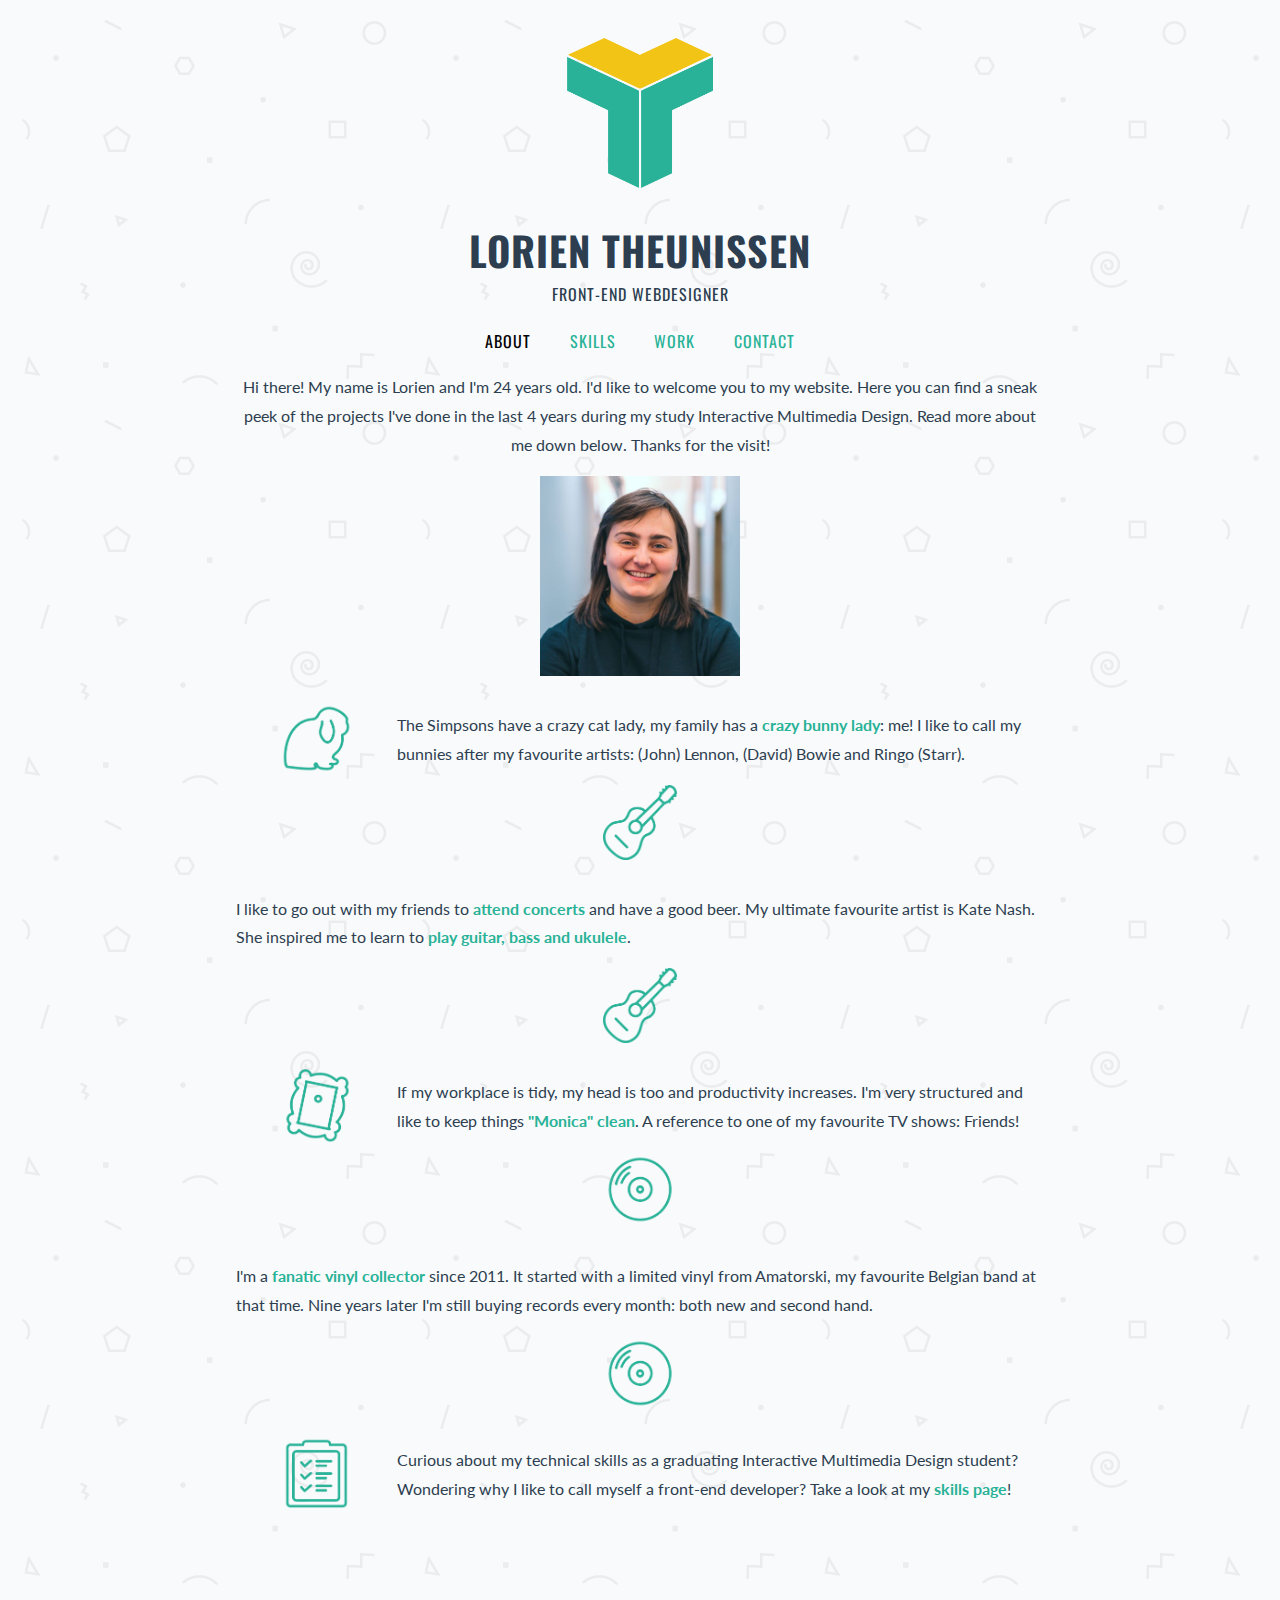
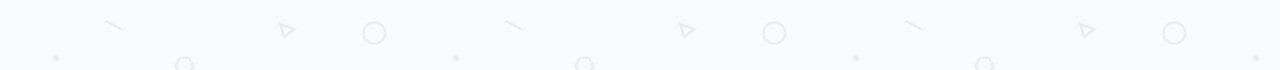
<file: index.html>
<!DOCTYPE html>
<html lang="en">

<head>
    <!-- Global site tag (gtag.js) - Google Analytics -->
    <script async src="https://www.googletagmanager.com/gtag/js?id=UA-149880493-1"></script>
    <script>
        window.dataLayer = window.dataLayer || [];
        function gtag(){dataLayer.push(arguments);}
        gtag('js', new Date());

        gtag('config', 'UA-149880493-1');
    </script>

    <!-- Hotjar Tracking Code for www.lorientheunissen.be -->
    <script>
        (function(h,o,t,j,a,r){
            h.hj=h.hj||function(){(h.hj.q=h.hj.q||[]).push(arguments)};
            h._hjSettings={hjid:1906462,hjsv:6};
            a=o.getElementsByTagName('head')[0];
            r=o.createElement('script');r.async=1;
            r.src=t+h._hjSettings.hjid+j+h._hjSettings.hjsv;
            a.appendChild(r);
        })(window,document,'https://static.hotjar.com/c/hotjar-','.js?sv=');
    </script>

    <meta charset="UTF-8">
    <meta name="viewport" content="width=device-width, user-scalable=no, initial-scale=1.0, maximum-scale=1.0, minimum-scale=1.0">

    <meta name="description" content="My name is Lorien and I’m a final year student at Thomas More University-College studying Interactive Multimedia Design (IMD). 
    I like to call myself a front-end webdesigner because I'm passionate about front-end development and webdesign. I'm looking forward to work at a company that suits me best.">
    <meta name="keywords" content="Lorien Theunissen, Lorien, lorientheunissen, 
    student, graduating, graduating student, final year student, IMD, Interactive Multimedia Design, 
    design, webdesign, webdesigner, development, developer, webdeveloper, portfolio, portfoliowebsite, portfolio website,
    UX, user experience, user experience design, user experience designer, UX design, UX designer,
    front-end, front-end development, front-end developer, front-end webdesigner">

    <meta property="og:url" content="https://www.lorientheunissen.be/">
    <meta property="og:type" content="article">
    <meta property="og:title" content="Lorien Theunissen - Front-end Webdesigner">
    <meta property="og:description" content="Hi there! Welcome to my brand new portfolio website!">
    <meta property="og:image" content="https://www.lorientheunissen.be/images/work/opdr3_logo.png">

    <meta name="twitter:title" content="Lorien Theunissen - Front-end Webdesigner">
    <meta name="twitter:card" content="summary_large_image">
    <meta name="twitter:domain" content="https://www.lorientheunissen.be/">
    <meta name="twitter:image" content="https://www.lorientheunissen.be/images/work/opdr3_logo.png">
    <meta name="twitter:description" content="Hi there! Welcome to my brand new portfolio website!" >
    <meta name="twitter:url" content="https://www.lorientheunissen.be/">

    <title>Lorien Theunissen</title>
    <link rel="stylesheet" href="css/fontawesome.min.css">
    <link href="https://fonts.googleapis.com/css?family=Lato|Oswald" rel="stylesheet">
    <link rel="stylesheet" href="css/style.css">
    
    <link rel="apple-touch-icon" sizes="57x57" href="images/favicon/apple-icon-57x57.png">
    <link rel="apple-touch-icon" sizes="60x60" href="images/favicon/apple-icon-60x60.png">
    <link rel="apple-touch-icon" sizes="72x72" href="images/favicon/apple-icon-72x72.png">
    <link rel="apple-touch-icon" sizes="76x76" href="images/favicon/apple-icon-76x76.png">
    <link rel="apple-touch-icon" sizes="114x114" href="images/favicon/apple-icon-114x114.png">
    <link rel="apple-touch-icon" sizes="120x120" href="images/favicon/apple-icon-120x120.png">
    <link rel="apple-touch-icon" sizes="144x144" href="images/favicon/apple-icon-144x144.png">
    <link rel="apple-touch-icon" sizes="152x152" href="images/favicon/apple-icon-152x152.png">
    <link rel="apple-touch-icon" sizes="180x180" href="images/favicon/apple-icon-180x180.png">
    <link rel="icon" type="image/png" sizes="192x192"  href="images/favicon/android-icon-192x192.png">
    <link rel="icon" type="image/png" sizes="32x32" href="images/favicon/favicon-32x32.png">
    <link rel="icon" type="image/png" sizes="96x96" href="images/favicon/favicon-96x96.png">
    <link rel="icon" type="image/png" sizes="16x16" href="images/favicon/favicon-16x16.png">
    <link rel="manifest" href="/manifest.json">
    
    <meta name="msapplication-TileColor" content="#ffffff">
    <meta name="msapplication-TileImage" content="/images/favicon/ms-icon-144x144.png">
    <meta name="theme-color" content="#ffffff">
</head>

<body>
    <div class="container">
        <a href="#"><img class="logo" src="images/logo.png" alt="logo"></a>
        <h1 class="title">Lorien Theunissen</h1>
        <p class="subtitle"> FRONT-END WEBDESIGNER</p>
        <nav>
            <ul>
                <li><a id="active" href="index.html">About</a></li>
                <li><a href="skills.html">Skills</a></li>
                <li><a href="work.html">Work</a></li>
                <li><a href="contact.html">Contact</a></li>
            </ul>
        </nav>
        <div class="about" id="about">
            <p>Hi there! My name is Lorien and I'm 24 years old. I'd like to welcome you to my website. Here you can find a sneak peek
            of the projects I've done in the last 4 years during my study Interactive Multimedia Design. Read more about me down below.
                Thanks for the visit! </p>
            <img class="foto" src="images/foto.jpg" alt="foto">
            <article class="about__icon about__icon__left">
                <div>
                    <img class="icon" src="images/icons/icon-green-bunny.png" alt="bunny">
                </div>
                <div>
                    <p>The Simpsons have a crazy cat lady, my family has a <strong>crazy bunny lady</strong>: me! I like to call my
                        bunnies after my favourite artists: (John) Lennon, (David) Bowie and Ringo (Starr).</p>
                </div>
            </article>
            <img class="icon icon__mobile" src="images/icons/icon-green-guitar.png" alt="guitar">
            <article class="about__icon about__icon__right">
                <div>
                    <p>I like to go out with my friends to <strong>attend concerts</strong> and have a good beer. My ultimate favourite artist is Kate Nash.
                        She inspired me to learn to <strong>play guitar, bass and ukulele</strong>.</p>
                </div>
                <div>
                    <img class="icon icon__desktop" src="images/icons/icon-green-guitar.png" alt="guitar">
                </div>
            </article>
            <article class="about__icon about__icon__left">
                <div>
                    <img class="icon" src="images/icons/icon-green-monica.png" alt="monica">
                </div>
                <div>
                    <p>If my workplace is tidy, my head is too and productivity increases. I'm very structured and
                        like to keep things <strong>"Monica" clean</strong>. A reference to one of my favourite TV shows: Friends!</p>
                </div>
            </article>
            <img class="icon icon__mobile" src="images/icons/icon-green-vinyl.png" alt="vinyl">
            <article class="about__icon about__icon__right">
                <div>
                    <p>I'm a <strong>fanatic vinyl collector</strong> since 2011. It started with a limited vinyl from Amatorski, my favourite Belgian band
                        at that time. Nine years later I'm still buying records every month: both new and second hand.
                    </p>
                </div>
                <div>
                    <img class="icon icon__desktop" src="images/icons/icon-green-vinyl.png" alt="vinyl">
                </div>
            </article>
            <article class="about__icon about__icon__left">
                <div>
                    <img class="icon" src="images/icons/icon-green-list.png" alt="list">
                </div>
                <div>
                    <p>Curious about my technical skills as a graduating Interactive Multimedia Design student? Wondering why I like to call myself a front-end developer? Take a look at my
                        <a class="link__text" href="skills.html">skills page</a>!</p>
                </div>
            </article>
        </div>
    </div>
</body>

</html>
</file>
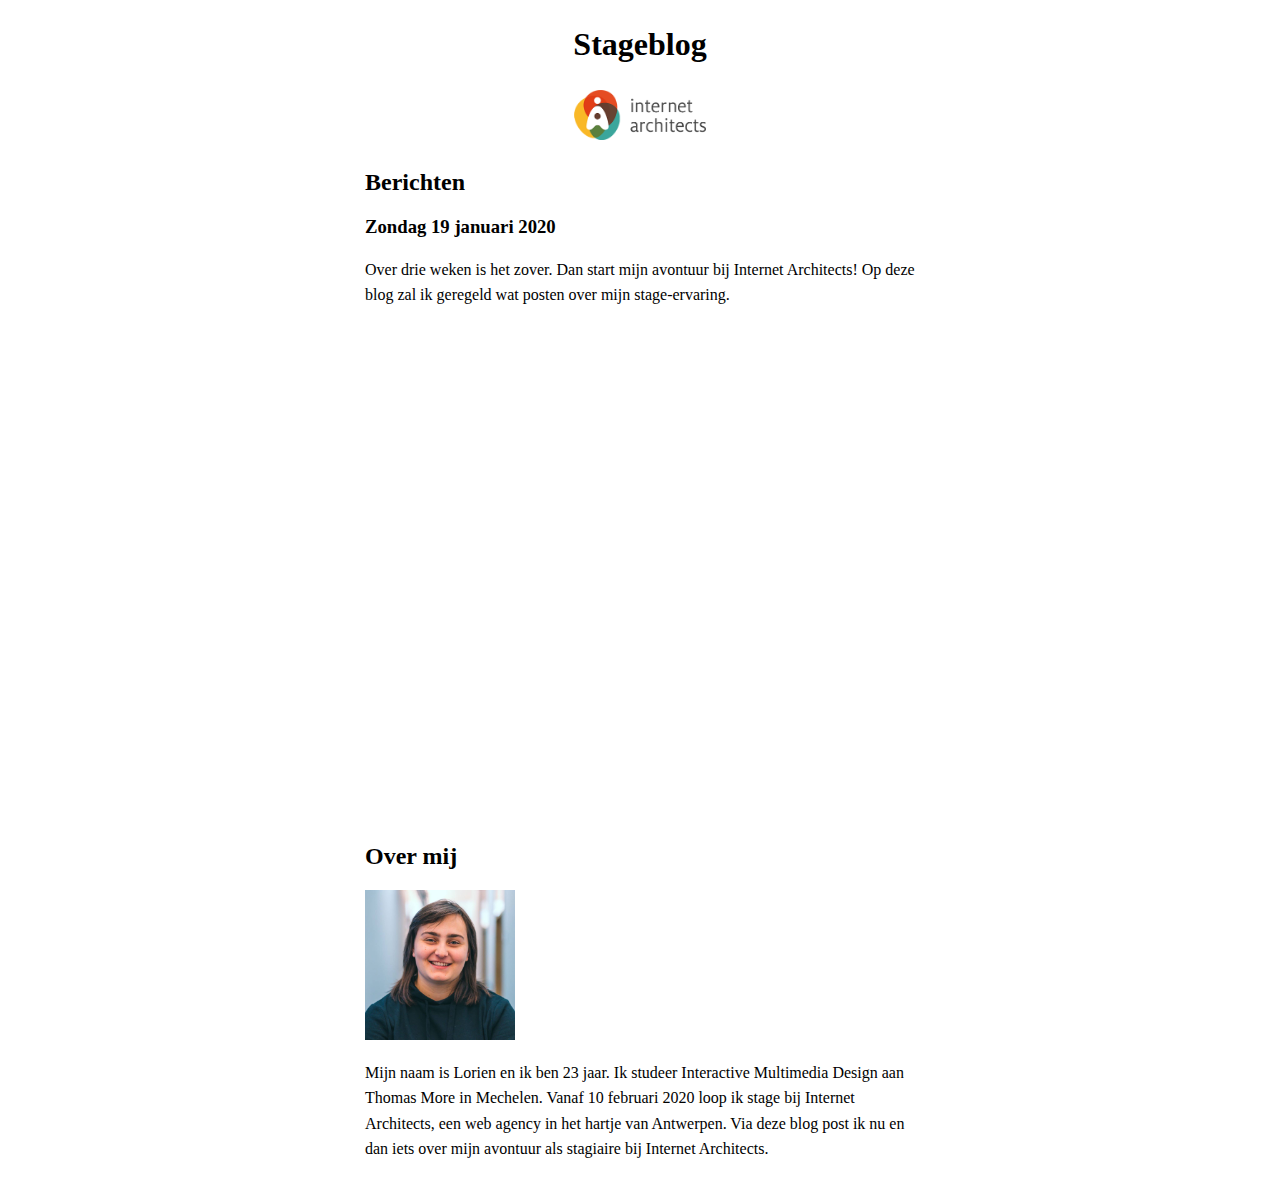
<file: blog/index.html>
<!DOCTYPE html>
<html lang="en">
<head>
    <meta http-equiv="Content-Type" content="text/html; charset=utf-8">
    <meta name="viewport" content="width=device-width, user-scalable=no, initial-scale=1.0, maximum-scale=1.0, minimum-scale=1.0">
    <title>Stageblog</title>
    <link rel="stylesheet" href="style.css">
</head>
<body>
    <div class="container">
        <header>
            <h1>Stageblog</h1>
            <div class="logo">
                <img id="logo" src="internetarchitects.png" alt="logo-stage">
            </div>
        </header>

        <section>
            <h2 id="blog">Berichten</h2>

            <h3>Zondag 19 januari 2020</h3>
            <p>Over drie weken is het zover. Dan start mijn avontuur bij Internet Architects! Op deze blog zal ik geregeld wat posten over mijn stage-ervaring.</p>
            <iframe width="560" height="315" src="https://www.youtube.com/embed/k2CFDsG_oxg" frameborder="0" allow="accelerometer; autoplay; encrypted-media; gyroscope; picture-in-picture" allowfullscreen></iframe>
        </section>
        
        <footer>
            <h2>Over mij</h2>
            <img id="foto" src="lorien.jpg" alt="lorien">
            <p>Mijn naam is Lorien en ik ben 23 jaar. Ik studeer Interactive Multimedia Design aan Thomas More in Mechelen. Vanaf 10 februari 2020 loop ik stage bij Internet Architects, een web agency in het hartje van Antwerpen. Via deze blog post ik nu en dan iets over mijn avontuur als stagiaire bij Internet Architects.</p>
        </footer>
    
    </div>
</body>
</html>
</file>
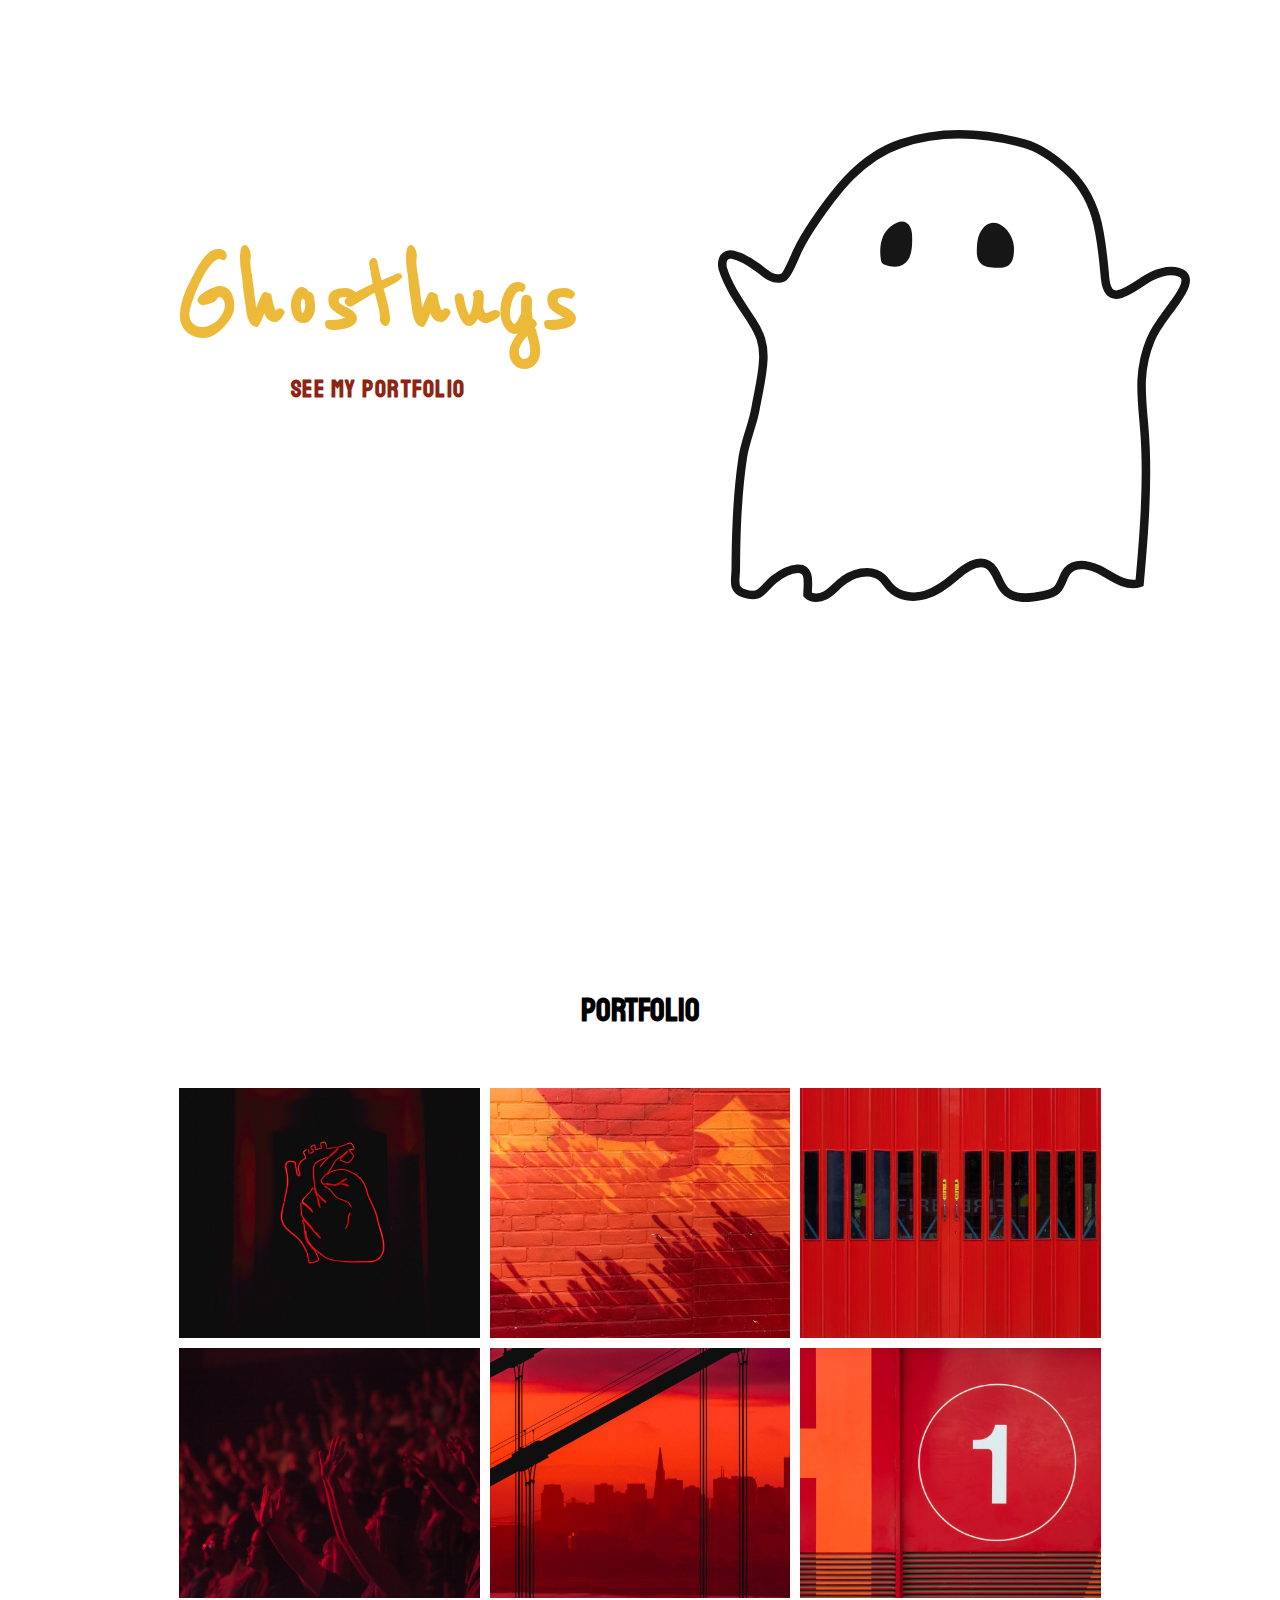
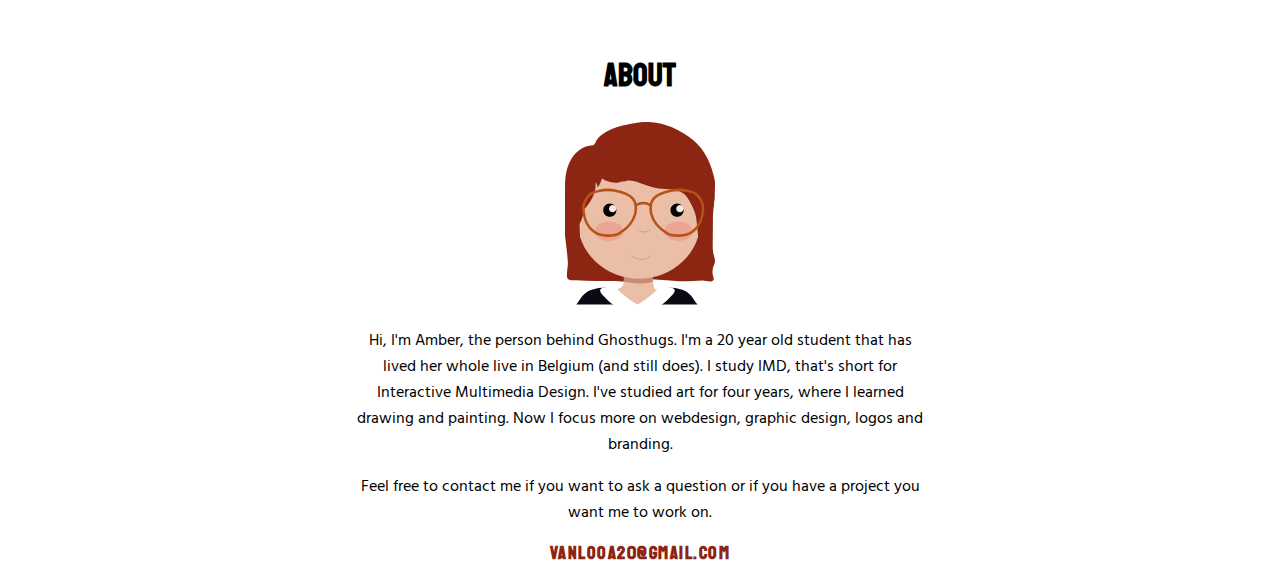
<file: ghosthugs/index.html>
<!DOCTYPE html>
<html lang="en">

<head>
    <meta charset="UTF-8">
    <meta name="viewport" content="width=device-width, initial-scale=1.0">
    <meta http-equiv="X-UA-Compatible" content="ie=edge">
    <title>Ghosthugs</title>
    <link href="https://fonts.googleapis.com/css?family=Hind+Siliguri|Reenie+Beanie|Staatliches&display=swap" rel="stylesheet">
    <link rel="stylesheet" href="css/style.css">
</head>

<body>
    <div class="header">
        <div class="left">
            <h1>Ghosthugs</h1>
            <h3><a href="#portfolio">See my portfolio</a></h3>
        </div>
        <div class="right">
            <img src="images/ghosthugs.svg" alt="ghosthugs" id="ghosthugs">
        </div>
    </div>
    <div class="main" id="portfolio">
        <h2>Portfolio</h2>
        <div class="portfolio">
            <div class="project" style="background-image: url('images/project1.jpeg');"></div>
            <div class="project" style="background-image: url('images/project2.jpeg');"></div>
            <div class="project" style="background-image: url('images/project3.jpeg');"></div>
            <div class="project" style="background-image: url('images/project4.jpeg');"></div>
            <div class="project" style="background-image: url('images/project5.jpeg');"></div>
            <div class="project" style="background-image: url('images/project6.jpeg');"></div>
        </div>
    </div>
    <div class="footer">
        <h2>About</h2>
        <img src="images/ember.svg" alt="ember" id="ember">
        <p>Hi, I'm Amber, the person behind Ghosthugs. I'm a 20 year old student that has lived her whole live in Belgium (and still does). I study IMD, that's short for Interactive Multimedia Design. I've studied art for four years, where I learned drawing
            and painting. Now I focus more on webdesign, graphic design, logos and branding.</p>
        <p>Feel free to contact me if you want to ask a question or if you have a project you want me to work on.</p>
        <h3><a href="mailto:vanlooa20@gmail.com">vanlooa20@gmail.com</a></h3>
    </div>
</body>

</html>
</file>
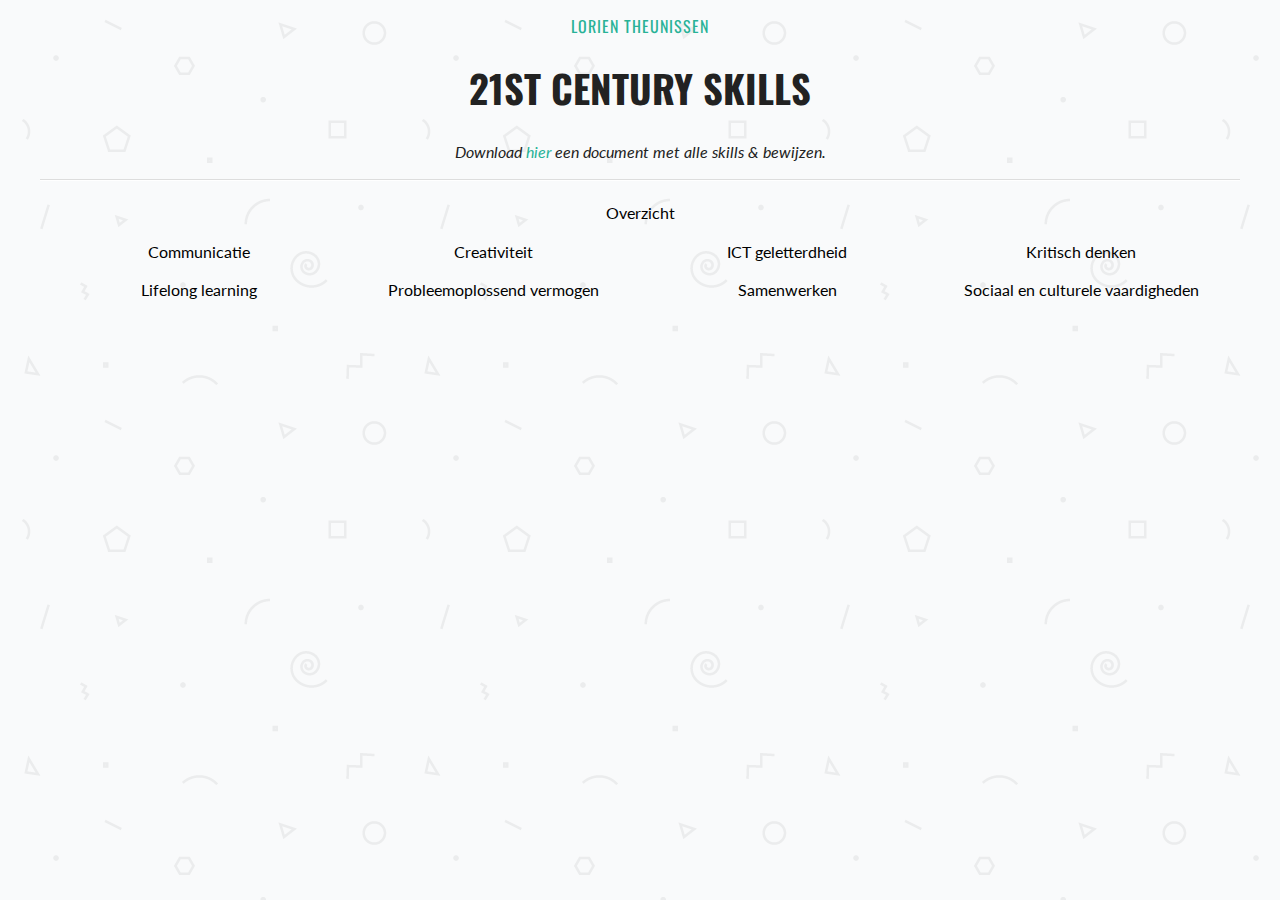
<file: skills/index.html>
<!DOCTYPE html>
<html lang="en">
<head><meta http-equiv="Content-Type" content="text/html; charset=utf-8">
	<title>21st Century Skills</title>
	<meta name="description" content="These are my 21st Century Skills for 2019!"><meta name="author" content=""><meta name="viewport" content="width=device-width, initial-scale=1, maximum-scale=1">
	<link href="https://fonts.googleapis.com/css?family=Lato|Oswald" rel="stylesheet" />
	<link href="css/normalize.css" rel="stylesheet" />
	<link href="css/layout.css" rel="stylesheet" /><!--[if lt IE 9]>
		<script src="http://html5shim.googlecode.com/svn/trunk/html5.js"></script>a
	<![endif]--><script type="text/javascript" src="http://ajax.googleapis.com/ajax/libs/jquery/1.9.1/jquery.min.js"></script><script type="text/javascript" src="js/jquery.mixitup.min.js"></script><script type="text/javascript">
        $(function() {

            var filterList = {

                init: function() {

                    // MixItUp plugin
                    // http://mixitup.io
                    $('#portfoliolist').mixItUp({
                        selectors: {
                            target: '.portfolio',
                            filter: '.filter'
                        },
                        load: {
                            filter: '.app'
                        }
                    });

                }

            };

            // Run the show!
            filterList.init();


        });
    </script>
</head>
<body>
<div class="container">
<header><a class="back" href="https://www.lorientheunissen.be" target="_blank">Lorien Theunissen</a>
<h1>21st Century Skills</h1>
</header>

<p class="download"><em>Download <a href="./downloads/skills.pdf">hier</a> een document met alle skills &amp; bewijzen.</em></p>

<hr />
<ul class="clearfix" id="filters">
	<li><span class="filter active" data-filter=".comm, .crea, .ict, .krit, .life, .probl, .samen, .socul">Overzicht</span></li>
	<li><span class="filter" data-filter=".comm">Communicatie</span></li>
	<li><span class="filter" data-filter=".crea">Creativiteit</span></li>
	<li><span class="filter" data-filter=".ict">ICT geletterdheid</span></li>
	<li><span class="filter" data-filter=".krit">Kritisch denken</span></li>
	<li><span class="filter" data-filter=".life">Lifelong learning</span></li>
	<li><span class="filter" data-filter=".probl">Probleemoplossend vermogen</span></li>
	<li><span class="filter" data-filter=".samen">Samenwerken</span></li>
	<li><span class="filter" data-filter=".socul">Sociaal en culturele vaardigheden</span></li>
</ul>

<div id="portfoliolist">
<div class="portfolio comm life socul" data-cat="comm life socul">
<div class="portfolio-wrapper"><img alt="cvotsm" src="img/skills/cvotsm.png" />
<div class="label">
<div class="label-text"><a class="text-title">Avondles Duits</a> <span class="text-category">Schooljaar 2019-2020</span></div>

<div class="label-bg"></div>
</div>
</div>
</div>

<div class="portfolio comm probl samen socul" data-cat="comm probl samen socul">
<div class="portfolio-wrapper"><img alt="bass" src="img/skills/bass.png" />
<div class="label">
<div class="label-text"><a class="text-title">BASS meeting</a> <span class="text-category">November 2019</span></div>

<div class="label-bg"></div>
</div>
</div>
</div>

<div class="portfolio comm crea ict socul" data-cat="comm crea ict socul">
<div class="portfolio-wrapper"><img alt="benefietnarcolepsie" src="img/skills/benefietnarcolepsie.png" />
<div class="label">
<div class="label-text"><a class="text-title">Benefiet Narcolepsie website</a> <span class="text-category">Zomer 2018</span></div>

<div class="label-bg"></div>
</div>
</div>
</div>

<div class="portfolio comm life probl" data-cat="comm life probl">
<div class="portfolio-wrapper"><img alt="tsm-frans" src="img/skills/tsm-frans.png" />
<div class="label">
<div class="label-text"><a class="text-title">Bijspijkercursus Frans</a> <span class="text-category">September 2017</span></div>

<div class="label-bg"></div>
</div>
</div>
</div>

<div class="portfolio comm socul" data-cat="comm socul">
<div class="portfolio-wrapper"><img alt="buddy" src="img/skills/buddy.png" />
<div class="label">
<div class="label-text"><a class="text-title">Buddy programme</a> <span class="text-category">Schooljaar 2017-2018</span></div>

<div class="label-bg"></div>
</div>
</div>
</div>

<div class="portfolio comm crea ict life samen socul" data-cat="comm crea ict life samen socul">
<div class="portfolio-wrapper"><img alt="coderdojo" src="img/skills/coderdojo.png" />
<div class="label">
<div class="label-text"><a class="text-title">Coderdojo Coach</a> <span class="text-category">November 2019</span></div>

<div class="label-bg"></div>
</div>
</div>
</div>

<div class="portfolio ict life" data-cat="ict life">
<div class="portfolio-wrapper"><img alt="codeschool" src="img/skills/codeschool.png" />
<div class="label">
<div class="label-text"><a class="text-title">Codeschool course</a> <span class="text-category">November 2017</span></div>

<div class="label-bg"></div>
</div>
</div>
</div>

<div class="portfolio comm ict krit life probl socul" data-cat="comm ict krit life probl socul">
<div class="portfolio-wrapper"><img alt="djangogirlsbrussels" src="img/skills/djangogirlsbrussels.png" />
<div class="label">
<div class="label-text"><a class="text-title">Django Girls Brussels</a> <span class="text-category">Oktober 2018</span></div>

<div class="label-bg"></div>
</div>
</div>
</div>

<div class="portfolio comm ict krit life probl socul" data-cat="comm ict krit life probl socul">
<div class="portfolio-wrapper"><img alt="djangogirlsleuven" src="img/skills/djangogirlsleuven.png" />
<div class="label">
<div class="label-text"><a class="text-title">Django Girls Leuven</a> <span class="text-category">Februari 2018</span></div>

<div class="label-bg"></div>
</div>
</div>
</div>

<div class="portfolio comm krit life socul" data-cat="comm krit life socul">
<div class="portfolio-wrapper"><img alt="failingforward" src="img/skills/failingforward.png" />
<div class="label">
<div class="label-text"><a class="text-title">Failing Forward Conferentie</a> <span class="text-category">November 2017</span></div>

<div class="label-bg"></div>
</div>
</div>
</div>

<div class="portfolio comm samen socul" data-cat="comm samen socul">
<div class="portfolio-wrapper"><img alt="odetojoy" src="img/skills/odetojoy.png" />
<div class="label">
<div class="label-text"><a class="text-title">Filmnamiddag Ode To Joy</a> <span class="text-category">Oktober 2019</span></div>

<div class="label-bg"></div>
</div>
</div>
</div>

<div class="portfolio comm crea ict krit probl samen socul" data-cat="comm crea ict krit probl samen socul">
<div class="portfolio-wrapper"><img alt="flyer" src="img/skills/narcolepsieflyer.png" />
<div class="label">
<div class="label-text"><a class="text-title">Flyer voor vzw</a> <span class="text-category">November 2019</span></div>

<div class="label-bg"></div>
</div>
</div>
</div>

<div class="portfolio crea ict probl samen" data-cat="crea ict probl samen">
<div class="portfolio-wrapper"><img alt="ghosthugs" src="img/skills/ghosthugs.png" />
<div class="label">
<div class="label-text"><a class="text-title">Ghosthugs</a> <span class="text-category">November 2019</span></div>

<div class="label-bg"></div>
</div>
</div>
</div>

<div class="portfolio comm crea ict krit life probl samen socul" data-cat="comm crea ict krit life probl samen socul">
<div class="portfolio-wrapper"><img alt="hack1" src="img/skills/hackathon1.png" />
<div class="label">
<div class="label-text"><a class="text-title">Hackathon 1</a> <span class="text-category">Mei 2018</span></div>

<div class="label-bg"></div>
</div>
</div>
</div>

<div class="portfolio comm crea ict krit life probl samen socul" data-cat="comm crea ict krit life probl samen socul">
<div class="portfolio-wrapper"><img alt="hack2" src="img/skills/hackathon2.png" />
<div class="label">
<div class="label-text"><a class="text-title">Hackathon 2</a> <span class="text-category">December 2018</span></div>

<div class="label-bg"></div>
</div>
</div>
</div>

<div class="portfolio comm crea ict krit life probl samen socul" data-cat="comm crea ict krit life probl samen socul">
<div class="portfolio-wrapper"><img alt="hack3" src="img/skills/hackathon3.png" />
<div class="label">
<div class="label-text"><a class="text-title">Hackathon 3</a> <span class="text-category">November 2019</span></div>

<div class="label-bg"></div>
</div>
</div>
</div>

<div class="portfolio crea life" data-cat="crea life">
<div class="portfolio-wrapper"><img alt="handletteringworkshop" src="img/skills/handletteringworkshop.png" />
<div class="label">
<div class="label-text"><a class="text-title">Handlettering Workshop</a> <span class="text-category">Mei 2019</span></div>

<div class="label-bg"></div>
</div>
</div>
</div>

<div class="portfolio krit life" data-cat="krit life">
<div class="portfolio-wrapper"><img alt="agilelean" src="img/skills/agileleanmindset.png" />
<div class="label">
<div class="label-text"><a class="text-title">IMD Invites: Yves Hanoulle</a> <span class="text-category">Maart 2018</span></div>

<div class="label-bg"></div>
</div>
</div>
</div>

<div class="portfolio crea ict" data-cat="crea ict">
<div class="portfolio-wrapper"><img alt="blockchain" src="img/skills/blockchain.png" />
<div class="label">
<div class="label-text"><a class="text-title">IMD-Caf&eacute; #5: #BLOCKCHAIN101</a> <span class="text-category">Maart 2019</span></div>

<div class="label-bg"></div>
</div>
</div>
</div>

<div class="portfolio comm krit probl samen socul" data-cat="comm krit probl samen socul">
<div class="portfolio-wrapper"><img alt="univantwerp" src="img/skills/univantwerp.png" />
<div class="label">
<div class="label-text"><a class="text-title">Les Geneeskunde UA</a> <span class="text-category">December 2019</span></div>

<div class="label-bg"></div>
</div>
</div>
</div>

<div class="portfolio ict life probl" data-cat="ict life probl">
<div class="portfolio-wrapper"><img alt="lewagon" src="img/skills/lewagon.png" />
<div class="label">
<div class="label-text"><a class="text-title">Le Wagon workshop</a> <span class="text-category">April 2019</span></div>

<div class="label-bg"></div>
</div>
</div>
</div>

<div class="portfolio comm crea ict krit" data-cat="comm crea ict krit">
<div class="portfolio-wrapper"><img alt="medium" src="img/skills/medium.png" />
<div class="label">
<div class="label-text"><a class="text-title">Medium-artikel Setapp</a> <span class="text-category">Januari 2019</span></div>

<div class="label-bg"></div>
</div>
</div>
</div>

<div class="portfolio comm ict life probl samen" data-cat="comm ict life probl samen">
<div class="portfolio-wrapper"><img alt="excel" src="img/skills/excel.png" />
<div class="label">
<div class="label-text"><a class="text-title">Microsoft Excel voor Mac</a> <span class="text-category">Maart 2018</span></div>

<div class="label-bg"></div>
</div>
</div>
</div>

<div class="portfolio ict life" data-cat="ict life">
<div class="portfolio-wrapper"><img alt="shawacademy" src="img/skills/shawacademy.png" />
<div class="label">
<div class="label-text"><a class="text-title">Shawacademy Course</a> <span class="text-category">December 2017</span></div>

<div class="label-bg"></div>
</div>
</div>
</div>

<div class="portfolio ict life" data-cat="ict life">
<div class="portfolio-wrapper"><img alt="aleha" src="img/skills/aleha.png" />
<div class="label">
<div class="label-text"><a class="text-title">Studentenjob Aleha</a> <span class="text-category">Najaar 2017</span></div>

<div class="label-bg"></div>
</div>
</div>
</div>

<div class="portfolio comm crea ict krit life samen" data-cat="comm crea ict krit life samen">
<div class="portfolio-wrapper"><img alt="sanoma" src="img/skills/sanoma.png" />
<div class="label">
<div class="label-text"><a class="text-title">Studentenjob Sanoma</a> <span class="text-category">Voorjaar 2019</span></div>

<div class="label-bg"></div>
</div>
</div>
</div>

<div class="portfolio ict life" data-cat="ict life">
<div class="portfolio-wrapper"><img alt="uxforreal" src="img/skills/uxforreal.png" />
<div class="label">
<div class="label-text"><a class="text-title">UX For Real</a> <span class="text-category">April 2018</span></div>

<div class="label-bg"></div>
</div>
</div>
</div>

<div class="portfolio crea ict krit life samen" data-cat="crea ict krit life samen">
<div class="portfolio-wrapper"><img alt="wireframing" src="img/skills/wireframing.png" />
<div class="label">
<div class="label-text"><a class="text-title">Wireframing Workshop</a> <span class="text-category">Maart 2018</span></div>

<div class="label-bg"></div>
</div>
</div>
</div>

<div class="portfolio comm crea ict krit life probl samen socul" data-cat="comm crea ict krit life probl samen socul">
<div class="portfolio-wrapper"><img alt="narcolepsievlaanderen" src="img/skills/narcolepsiesite.png" />
<div class="label">
<div class="label-text"><a class="text-title">Narcolepsie Vlaanderen vzw</a> <span class="text-category">Oktober 2018</span></div>

<div class="label-bg"></div>
</div>
</div>
</div>
</div>
</div>
<!-- container --></body>
</html>
</file>
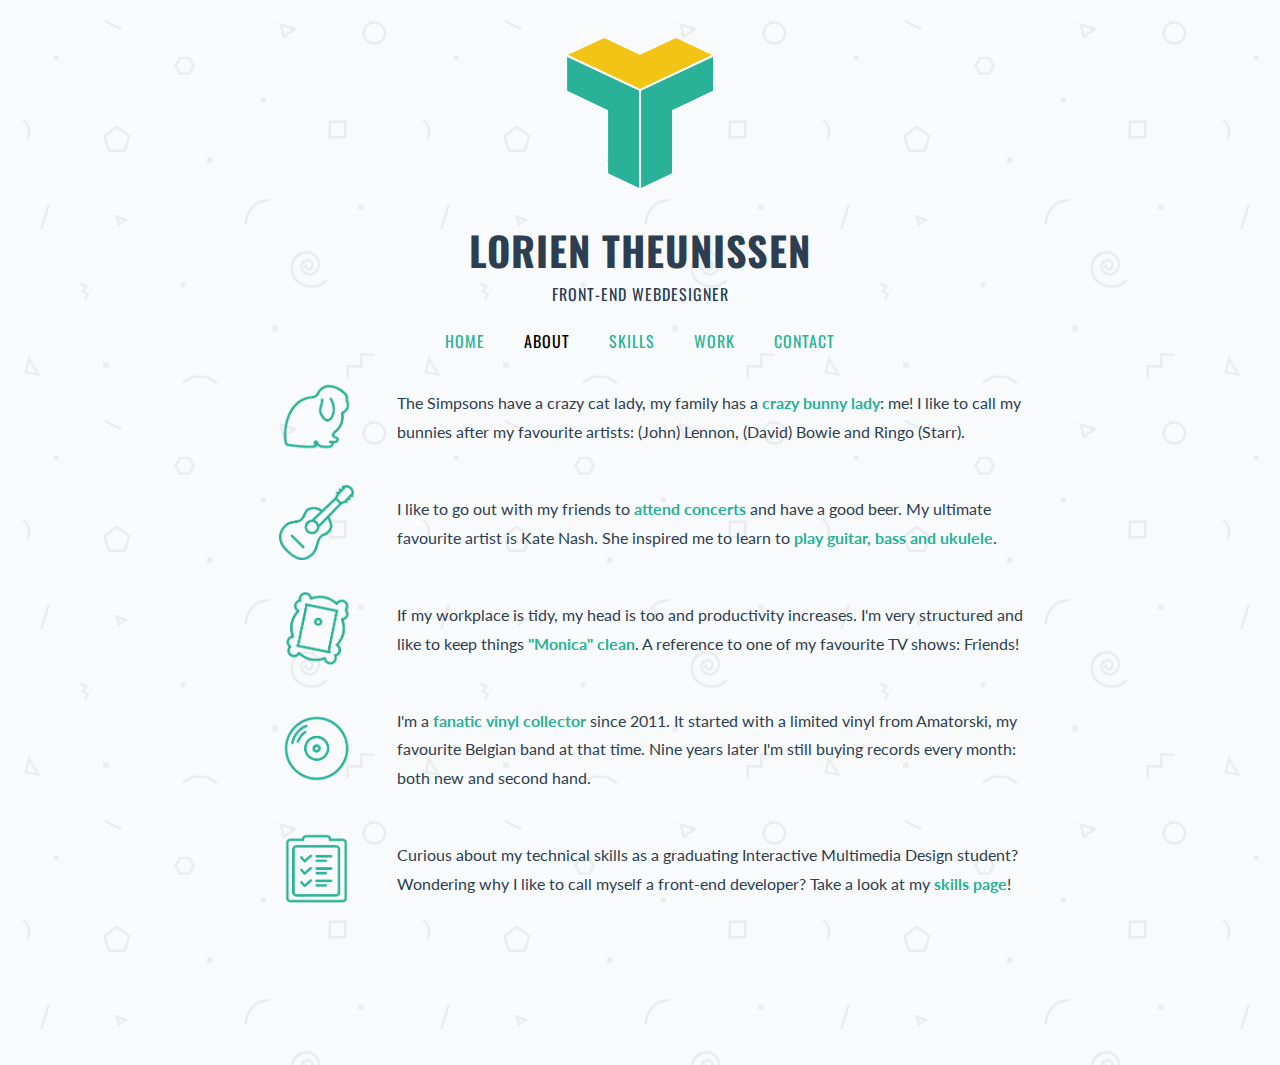
<file: about.html>
<!DOCTYPE html>
<html lang="en">

<head>
    <!-- Global site tag (gtag.js) - Google Analytics -->
    <script async src="https://www.googletagmanager.com/gtag/js?id=UA-149880493-1"></script>
    <script>
        window.dataLayer = window.dataLayer || [];
        function gtag(){dataLayer.push(arguments);}
        gtag('js', new Date());

        gtag('config', 'UA-149880493-1');
    </script>

    <!-- Hotjar Tracking Code for www.lorientheunissen.be -->
    <script>
        (function(h,o,t,j,a,r){
            h.hj=h.hj||function(){(h.hj.q=h.hj.q||[]).push(arguments)};
            h._hjSettings={hjid:1906462,hjsv:6};
            a=o.getElementsByTagName('head')[0];
            r=o.createElement('script');r.async=1;
            r.src=t+h._hjSettings.hjid+j+h._hjSettings.hjsv;
            a.appendChild(r);
        })(window,document,'https://static.hotjar.com/c/hotjar-','.js?sv=');
    </script>

    <meta charset="UTF-8">
    <meta name="viewport" content="width=device-width, user-scalable=no, initial-scale=1.0, maximum-scale=1.0, minimum-scale=1.0">

    <meta name="description" content="My name is Lorien and I’m a final year student at Thomas More University-College studying Interactive Multimedia Design (IMD).
    I like to call myself a front-end webdesigner because I'm passionate about front-end development and webdesign. I'm looking forward to work at a company that suits me best.">
    <meta name="keywords" content="Lorien Theunissen, Lorien, lorientheunissen,
    student, graduating, graduating student, final year student, IMD, Interactive Multimedia Design,
    design, webdesign, webdesigner, development, developer, webdeveloper, portfolio, portfoliowebsite, portfolio website,
    UX, user experience, user experience design, user experience designer, UX design, UX designer,
    front-end, front-end development, front-end developer, front-end webdesigner">

    <meta property="og:url" content="https://www.lorientheunissen.be/">
    <meta property="og:type" content="article">
    <meta property="og:title" content="Lorien Theunissen - Front-end Webdesigner">
    <meta property="og:description" content="Hi there! Welcome to my brand new portfolio website!">
    <meta property="og:image" content="https://www.lorientheunissen.be/images/work/opdr3_logo.png">

    <meta name="twitter:title" content="Lorien Theunissen - Front-end Webdesigner">
    <meta name="twitter:card" content="summary_large_image">
    <meta name="twitter:domain" content="https://www.lorientheunissen.be/">
    <meta name="twitter:image" content="https://www.lorientheunissen.be/images/work/opdr3_logo.png">
    <meta name="twitter:description" content="Hi there! Welcome to my brand new portfolio website!" >
    <meta name="twitter:url" content="https://www.lorientheunissen.be/">

    <title>Lorien Theunissen</title>
    <link rel="stylesheet" href="css/fontawesome.min.css">
    <link href="https://fonts.googleapis.com/css?family=Lato|Oswald" rel="stylesheet">
    <link rel="stylesheet" href="css/style.css">

    <link rel="apple-touch-icon" sizes="57x57" href="images/favicon/apple-icon-57x57.png">
    <link rel="apple-touch-icon" sizes="60x60" href="images/favicon/apple-icon-60x60.png">
    <link rel="apple-touch-icon" sizes="72x72" href="images/favicon/apple-icon-72x72.png">
    <link rel="apple-touch-icon" sizes="76x76" href="images/favicon/apple-icon-76x76.png">
    <link rel="apple-touch-icon" sizes="114x114" href="images/favicon/apple-icon-114x114.png">
    <link rel="apple-touch-icon" sizes="120x120" href="images/favicon/apple-icon-120x120.png">
    <link rel="apple-touch-icon" sizes="144x144" href="images/favicon/apple-icon-144x144.png">
    <link rel="apple-touch-icon" sizes="152x152" href="images/favicon/apple-icon-152x152.png">
    <link rel="apple-touch-icon" sizes="180x180" href="images/favicon/apple-icon-180x180.png">
    <link rel="icon" type="image/png" sizes="192x192"  href="images/favicon/android-icon-192x192.png">
    <link rel="icon" type="image/png" sizes="32x32" href="images/favicon/favicon-32x32.png">
    <link rel="icon" type="image/png" sizes="96x96" href="images/favicon/favicon-96x96.png">
    <link rel="icon" type="image/png" sizes="16x16" href="images/favicon/favicon-16x16.png">
    <link rel="manifest" href="/manifest.json">

    <meta name="msapplication-TileColor" content="#ffffff">
    <meta name="msapplication-TileImage" content="/images/favicon/ms-icon-144x144.png">
    <meta name="theme-color" content="#ffffff">
</head>

<body>
    <div class="container">
        <a href="#"><img class="logo" src="images/logo.png" alt="logo"></a>
        <h1 class="title">Lorien Theunissen</h1>
        <p class="subtitle"> FRONT-END WEBDESIGNER</p>
        <nav>
            <ul>
                <li><a href="index.html">Home</a></li>
                <li><a id="active" href="about.html">About</a></li>
                <li><a href="skills.html">Skills</a></li>
                <li><a href="work.html">Work</a></li>
                <li><a href="contact.html">Contact</a></li>
            </ul>
        </nav>
        <div class="about" id="about">
            <article class="about__icon about__icon__left">
                <div>
                    <img class="icon" src="images/icons/icon-green-bunny.png" alt="bunny">
                </div>
                <div>
                    <p>The Simpsons have a crazy cat lady, my family has a <strong>crazy bunny lady</strong>: me! I like to call my
                        bunnies after my favourite artists: (John) Lennon, (David) Bowie and Ringo (Starr).</p>
                </div>
            </article>
            <article class="about__icon about__icon__left">
              <div>
                  <img class="icon icon__desktop" src="images/icons/icon-green-guitar.png" alt="guitar">
              </div>
                <div>
                    <p>I like to go out with my friends to <strong>attend concerts</strong> and have a good beer. My ultimate favourite artist is Kate Nash.
                        She inspired me to learn to <strong>play guitar, bass and ukulele</strong>.</p>
                </div>
            </article>
            <article class="about__icon about__icon__left">
                <div>
                    <img class="icon" src="images/icons/icon-green-monica.png" alt="monica">
                </div>
                <div>
                    <p>If my workplace is tidy, my head is too and productivity increases. I'm very structured and
                        like to keep things <strong>"Monica" clean</strong>. A reference to one of my favourite TV shows: Friends!</p>
                </div>
            </article>
            <article class="about__icon about__icon__left">
              <div>
                  <img class="icon icon__desktop" src="images/icons/icon-green-vinyl.png" alt="vinyl">
              </div>
                <div>
                    <p>I'm a <strong>fanatic vinyl collector</strong> since 2011. It started with a limited vinyl from Amatorski, my favourite Belgian band
                        at that time. Nine years later I'm still buying records every month: both new and second hand.
                    </p>
                </div>
            </article>
            <article class="about__icon about__icon__left">
                <div>
                    <img class="icon" src="images/icons/icon-green-list.png" alt="list">
                </div>
                <div>
                    <p>Curious about my technical skills as a graduating Interactive Multimedia Design student? Wondering why I like to call myself a front-end developer? Take a look at my
                        <a class="link__text" href="skills.html">skills page</a>!</p>
                </div>
            </article>
        </div>
    </div>
</body>

</html>
</file>
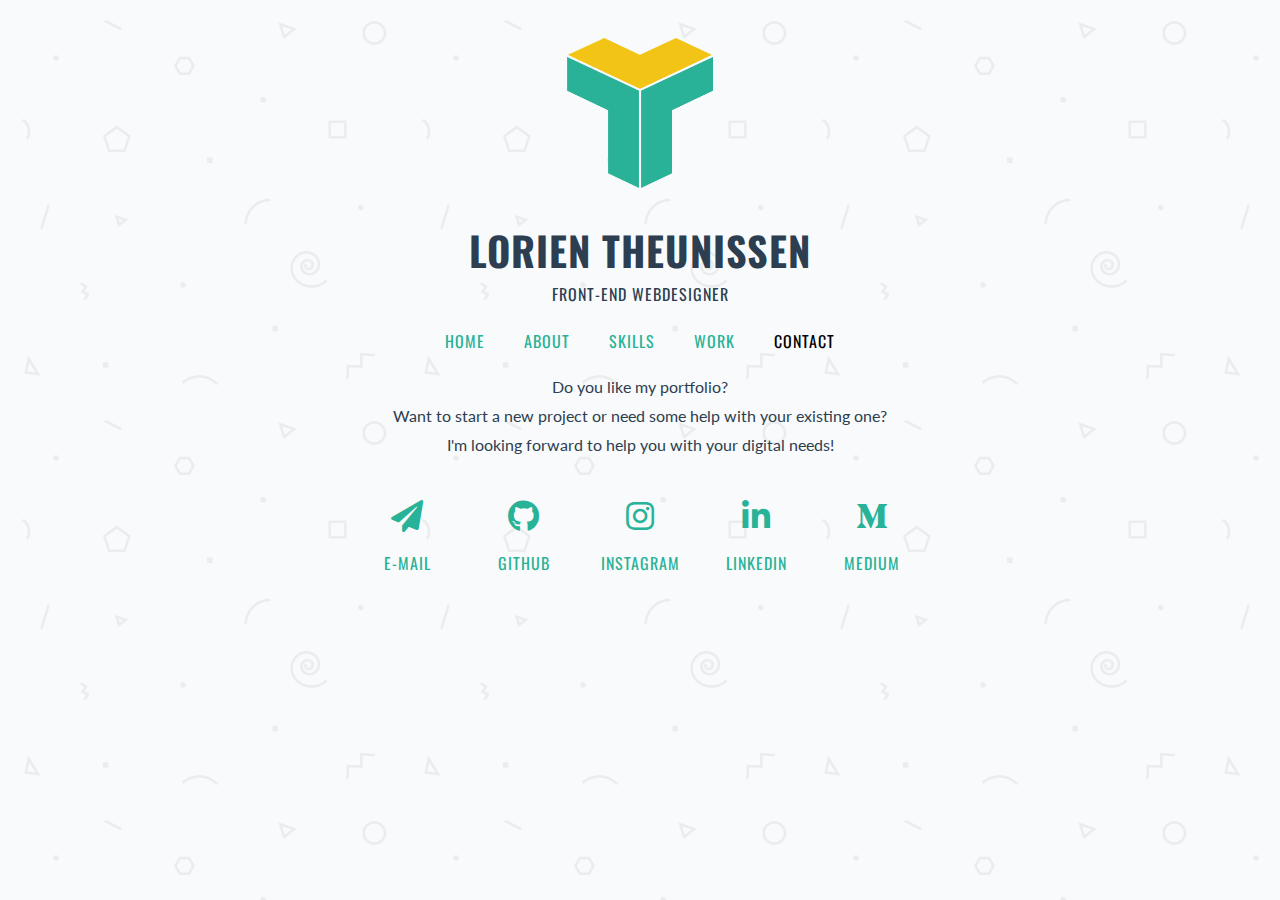
<file: contact.html>
<!DOCTYPE html>
<html lang="en">

<head>
    <!-- Global site tag (gtag.js) - Google Analytics -->
    <script async src="https://www.googletagmanager.com/gtag/js?id=UA-149880493-1"></script>
    <script>
        window.dataLayer = window.dataLayer || [];
        function gtag(){dataLayer.push(arguments);}
        gtag('js', new Date());

        gtag('config', 'UA-149880493-1');
    </script>

    <!-- Hotjar Tracking Code for www.lorientheunissen.be -->
    <script>
        (function(h,o,t,j,a,r){
            h.hj=h.hj||function(){(h.hj.q=h.hj.q||[]).push(arguments)};
            h._hjSettings={hjid:1906462,hjsv:6};
            a=o.getElementsByTagName('head')[0];
            r=o.createElement('script');r.async=1;
            r.src=t+h._hjSettings.hjid+j+h._hjSettings.hjsv;
            a.appendChild(r);
        })(window,document,'https://static.hotjar.com/c/hotjar-','.js?sv=');
    </script>

    <meta charset="UTF-8">
    <meta name="viewport" content="width=device-width, user-scalable=no, initial-scale=1.0, maximum-scale=1.0, minimum-scale=1.0">

    <meta name="description" content="My name is Lorien and I’m a final year student at Thomas More University-College studying Interactive Multimedia Design (IMD). 
    I like to call myself a front-end webdesigner because I'm passionate about front-end development and webdesign. I'm looking forward to work at a company that suits me best.">
    <meta name="keywords" content="Lorien Theunissen, Lorien, lorientheunissen, 
    student, graduating, graduating student, final year student, IMD, Interactive Multimedia Design, 
    design, webdesign, webdesigner, development, developer, webdeveloper, portfolio, portfoliowebsite, portfolio website,
    UX, user experience, user experience design, user experience designer, UX design, UX designer,
    front-end, front-end development, front-end developer, front-end webdesigner">

    <meta property="og:url" content="https://www.lorientheunissen.be/">
    <meta property="og:type" content="article">
    <meta property="og:title" content="Lorien Theunissen - Front-end Webdesigner">
    <meta property="og:description" content="Hi there! Welcome to my brand new portfolio website!">
    <meta property="og:image" content="https://www.lorientheunissen.be/images/work/opdr3_logo.png">

    <meta name="twitter:title" content="Lorien Theunissen - Front-end Webdesigner">
    <meta name="twitter:card" content="summary_large_image">
    <meta name="twitter:domain" content="https://www.lorientheunissen.be/">
    <meta name="twitter:image" content="https://www.lorientheunissen.be/images/work/opdr3_logo.png">
    <meta name="twitter:description" content="Hi there! Welcome to my brand new portfolio website!" >
    <meta name="twitter:url" content="https://www.lorientheunissen.be/">

    <title>Lorien Theunissen</title>
    <link rel="stylesheet" href="css/fontawesome.min.css">
    <link href="https://fonts.googleapis.com/css?family=Lato|Oswald" rel="stylesheet">
    <link rel="stylesheet" href="css/style.css">
    
    <link rel="apple-touch-icon" sizes="57x57" href="images/favicon/apple-icon-57x57.png">
    <link rel="apple-touch-icon" sizes="60x60" href="images/favicon/apple-icon-60x60.png">
    <link rel="apple-touch-icon" sizes="72x72" href="images/favicon/apple-icon-72x72.png">
    <link rel="apple-touch-icon" sizes="76x76" href="images/favicon/apple-icon-76x76.png">
    <link rel="apple-touch-icon" sizes="114x114" href="images/favicon/apple-icon-114x114.png">
    <link rel="apple-touch-icon" sizes="120x120" href="images/favicon/apple-icon-120x120.png">
    <link rel="apple-touch-icon" sizes="144x144" href="images/favicon/apple-icon-144x144.png">
    <link rel="apple-touch-icon" sizes="152x152" href="images/favicon/apple-icon-152x152.png">
    <link rel="apple-touch-icon" sizes="180x180" href="images/favicon/apple-icon-180x180.png">
    <link rel="icon" type="image/png" sizes="192x192"  href="images/favicon/android-icon-192x192.png">
    <link rel="icon" type="image/png" sizes="32x32" href="images/favicon/favicon-32x32.png">
    <link rel="icon" type="image/png" sizes="96x96" href="images/favicon/favicon-96x96.png">
    <link rel="icon" type="image/png" sizes="16x16" href="images/favicon/favicon-16x16.png">
    <link rel="manifest" href="/manifest.json">
    
    <meta name="msapplication-TileColor" content="#ffffff">
    <meta name="msapplication-TileImage" content="/images/favicon/ms-icon-144x144.png">
    <meta name="theme-color" content="#ffffff">
</head>

<body>
    <div class="container">
        <a href="#"><img class="logo" src="images/logo.png" alt="logo"></a>
        <h1 class="title">Lorien Theunissen</h1>
        <p class="subtitle"> FRONT-END WEBDESIGNER</p>
        <nav>
            <ul>
                <li><a href="index.html">Home</a></li>
                <li><a href="about.html">About</a></li>
                <li><a href="skills.html">Skills</a></li>
                <li><a href="work.html">Work</a></li>
                <li><a id="active" href="contact.html">Contact</a></li>
            </ul>
        </nav>
        <div class="contact" id="contact">
            <p>
                Do you like my portfolio?
                <br> Want to start a new project or need some help with your existing one?
                <br> I'm looking forward to help you with your digital needs!
            </p>
            <div class="contact__links">
                <ul>
                    <li>
                        <a href="mailto:lorientheunissen@me.com"><i class="fas fa-2x fa-paper-plane"></i>
                        <p class="link__contact">E-mail</p></a>
                    </li>
                    <li>
                        <a href="https://www.github.com/LorienTheunissen" target="_blank"><i class="fab fa-2x fa-github"></i>
                            <p class="link__contact">Github</p></a>
                    </li>
                    <li>
                        <a href="https://www.instagram.com/lorientheunissen" target="_blank"><i class="fab fa-2x fa-instagram"></i>
                            <p class="link__contact">Instagram</p></a>
                    </li>
                    <li>
                        <a href="https://www.linkedin.com/in/lorientheunissen/" target="_blank"><i class="fab fa-2x fa-linkedin-in"></i>
                        <p class="link__contact">LinkedIn</p></a>
                    </li>
                    <li>
                        <a href="https://medium.com/@lorientheunissen" target="_blank"><i class="fab fa-2x fa-medium-m"></i>
                        <p class="link__contact">Medium</p></a>
                    </li>
                </ul>
            </div>
        </div>
    </div>
</body>

</html>
</file>
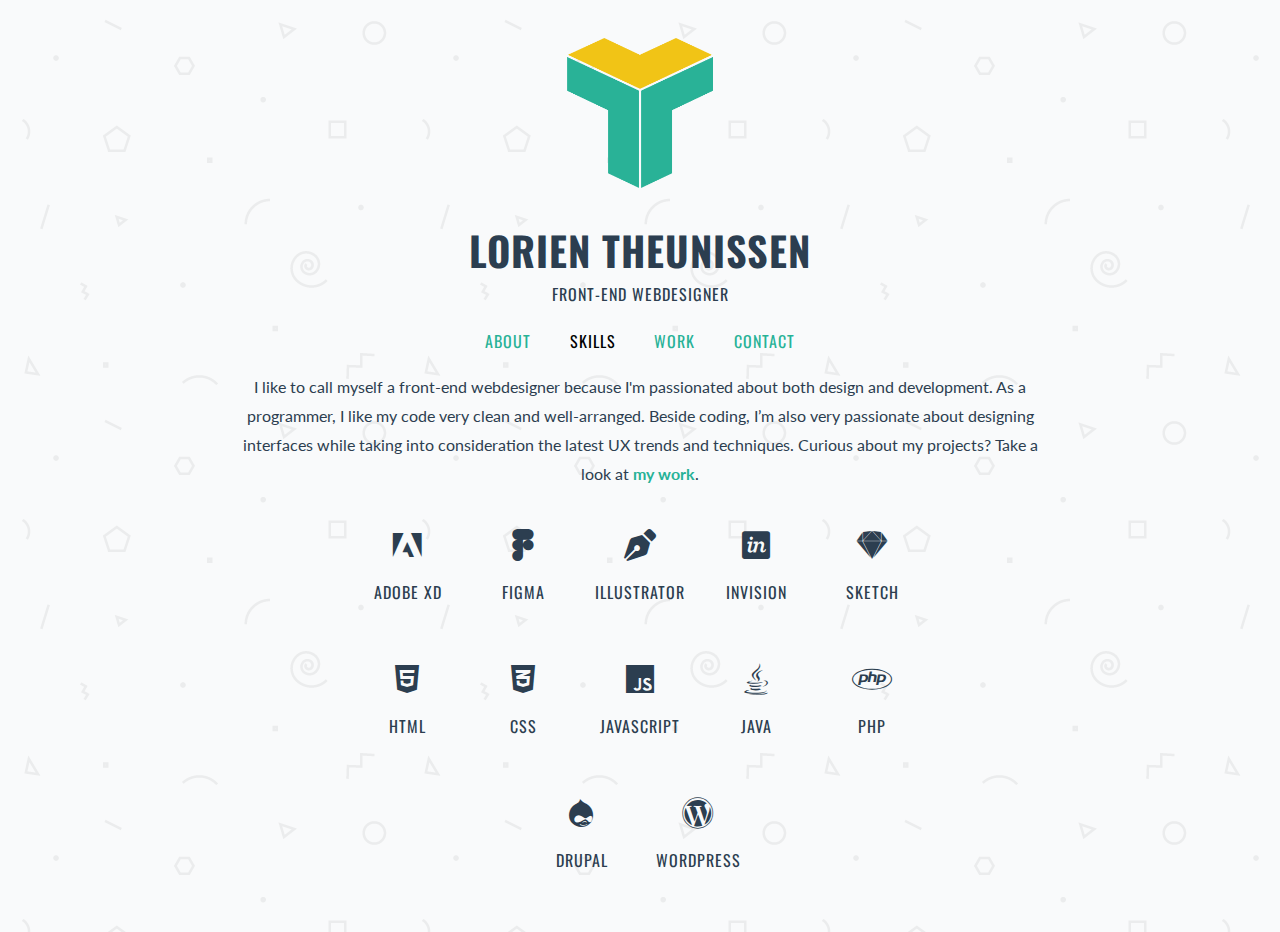
<file: skills.html>
<!DOCTYPE html>
<html lang="en">

<head>
    <!-- Global site tag (gtag.js) - Google Analytics -->
    <script async src="https://www.googletagmanager.com/gtag/js?id=UA-149880493-1"></script>
    <script>
        window.dataLayer = window.dataLayer || [];
        function gtag(){dataLayer.push(arguments);}
        gtag('js', new Date());

        gtag('config', 'UA-149880493-1');
    </script>

    <!-- Hotjar Tracking Code for www.lorientheunissen.be -->
    <script>
        (function(h,o,t,j,a,r){
            h.hj=h.hj||function(){(h.hj.q=h.hj.q||[]).push(arguments)};
            h._hjSettings={hjid:1906462,hjsv:6};
            a=o.getElementsByTagName('head')[0];
            r=o.createElement('script');r.async=1;
            r.src=t+h._hjSettings.hjid+j+h._hjSettings.hjsv;
            a.appendChild(r);
        })(window,document,'https://static.hotjar.com/c/hotjar-','.js?sv=');
    </script>
    
    <meta charset="UTF-8">
    <meta name="viewport" content="width=device-width, user-scalable=no, initial-scale=1.0, maximum-scale=1.0, minimum-scale=1.0">

    <meta name="description" content="My name is Lorien and I’m a final year student at Thomas More University-College studying Interactive Multimedia Design (IMD). 
    I like to call myself a front-end webdesigner because I'm passionate about front-end development and webdesign. I'm looking forward to work at a company that suits me best.">
    <meta name="keywords" content="Lorien Theunissen, Lorien, lorientheunissen, 
    student, graduating, graduating student, final year student, IMD, Interactive Multimedia Design, 
    design, webdesign, webdesigner, development, developer, webdeveloper, portfolio, portfoliowebsite, portfolio website,
    UX, user experience, user experience design, user experience designer, UX design, UX designer,
    front-end, front-end development, front-end developer, front-end webdesigner">

    <meta property="og:url" content="https://www.lorientheunissen.be/">
    <meta property="og:type" content="article">
    <meta property="og:title" content="Lorien Theunissen - Front-end Webdesigner">
    <meta property="og:description" content="Hi there! Welcome to my brand new portfolio website!">
    <meta property="og:image" content="https://www.lorientheunissen.be/images/work/opdr3_logo.png">

    <meta name="twitter:title" content="Lorien Theunissen - Front-end Webdesigner">
    <meta name="twitter:card" content="summary_large_image">
    <meta name="twitter:domain" content="https://www.lorientheunissen.be/">
    <meta name="twitter:image" content="https://www.lorientheunissen.be/images/work/opdr3_logo.png">
    <meta name="twitter:description" content="Hi there! Welcome to my brand new portfolio website!" >
    <meta name="twitter:url" content="https://www.lorientheunissen.be/">

    <title>Lorien Theunissen</title>
    <link rel="stylesheet" href="css/fontawesome.min.css">
    <link href="https://fonts.googleapis.com/css?family=Lato|Oswald" rel="stylesheet">
    <link rel="stylesheet" href="css/style.css">
    
    <link rel="apple-touch-icon" sizes="57x57" href="images/favicon/apple-icon-57x57.png">
    <link rel="apple-touch-icon" sizes="60x60" href="images/favicon/apple-icon-60x60.png">
    <link rel="apple-touch-icon" sizes="72x72" href="images/favicon/apple-icon-72x72.png">
    <link rel="apple-touch-icon" sizes="76x76" href="images/favicon/apple-icon-76x76.png">
    <link rel="apple-touch-icon" sizes="114x114" href="images/favicon/apple-icon-114x114.png">
    <link rel="apple-touch-icon" sizes="120x120" href="images/favicon/apple-icon-120x120.png">
    <link rel="apple-touch-icon" sizes="144x144" href="images/favicon/apple-icon-144x144.png">
    <link rel="apple-touch-icon" sizes="152x152" href="images/favicon/apple-icon-152x152.png">
    <link rel="apple-touch-icon" sizes="180x180" href="images/favicon/apple-icon-180x180.png">
    <link rel="icon" type="image/png" sizes="192x192"  href="images/favicon/android-icon-192x192.png">
    <link rel="icon" type="image/png" sizes="32x32" href="images/favicon/favicon-32x32.png">
    <link rel="icon" type="image/png" sizes="96x96" href="images/favicon/favicon-96x96.png">
    <link rel="icon" type="image/png" sizes="16x16" href="images/favicon/favicon-16x16.png">
    <link rel="manifest" href="/manifest.json">
    
    <meta name="msapplication-TileColor" content="#ffffff">
    <meta name="msapplication-TileImage" content="/images/favicon/ms-icon-144x144.png">
    <meta name="theme-color" content="#ffffff">
</head>

<body>
    <div class="container">
        <a href="#"><img class="logo" src="images/logo.png" alt="logo"></a>
        <h1 class="title">Lorien Theunissen</h1>
        <p class="subtitle"> FRONT-END WEBDESIGNER</p>
        <nav>
            <ul>
                <li><a href="index.html">About</a></li>
                <li><a id="active" href="skills.html">Skills</a></li>
                <li><a href="work.html">Work</a></li>
                <li><a href="contact.html">Contact</a></li>
            </ul>
        </nav>
        <div class="skills" id="skills">
            <p>I like to call myself a front-end webdesigner because I'm passionated about both design and development.
                As a programmer, I like my code very clean and well-arranged. Beside coding, I’m also very passionate
                about designing interfaces while taking into consideration the latest UX trends and techniques.
                Curious about my projects? Take a look at <a class="link__text" href="work.html">my work</a>.
            </p>

            <ul class="skills__list skills__design">
                <li><a id="adobe" href="#"><i class="fab fa-2x fa-adobe"></i><p class="link__skill">Adobe XD</p></a></li>
                <li><a id="figma" href="#"><i class="fab fa-2x fa-figma"></i><p class="link__skill">Figma</p></a></li>
                <li><a id="illustrator" href="#"><i class="fas fa-2x fa-pen-nib"></i><p class="link__skill">Illustrator</p></a></li>
                <li><a id="invision" href="#"><i class="fab fa-2x fa-invision"></i><p class="link__skill">Invision</p></a></li>
                <li><a id="sketch" href="#"><i class="fab fa-2x fa-sketch"></i><p class="link__skill">Sketch</p></a></li>
            </ul>

            <ul class="skills__list skills__code">
                <li><a id="html" href="#"><i class="fab fa-2x fa-html5"></i><p class="link__skill">HTML</p></a></li>
                <li><a id="css" href="#"><i class="fab fa-2x fa-css3-alt"></i><p class="link__skill">CSS</p></a></li>
                <li><a id="js" href="#"><i class="fab fa-2x fa-js"></i><p class="link__skill">JavaScript</p></a></li>
                <li><a id="java" href="#"><i class="fab fa-2x fa-java"></i><p class="link__skill">Java</p></a></li>
                <li><a id="php" href="#"><i class="fab fa-2x fa-php"></i><p class="link__skill">PHP</p></a></li>
            </ul>

            <ul class="skills__list skills__cms">
                <li><a id="drupal" href="#"><i class="fab fa-2x fa-drupal"></i><p class="link__skill">Drupal</p></a></li>
                <li><a id="wordpress" href="#"><i class="fab fa-2x fa-wordpress"></i><p class="link__skill">Wordpress</p></a></li>
            </ul>
        </div>
    </div>
</body>
</html>
</file>
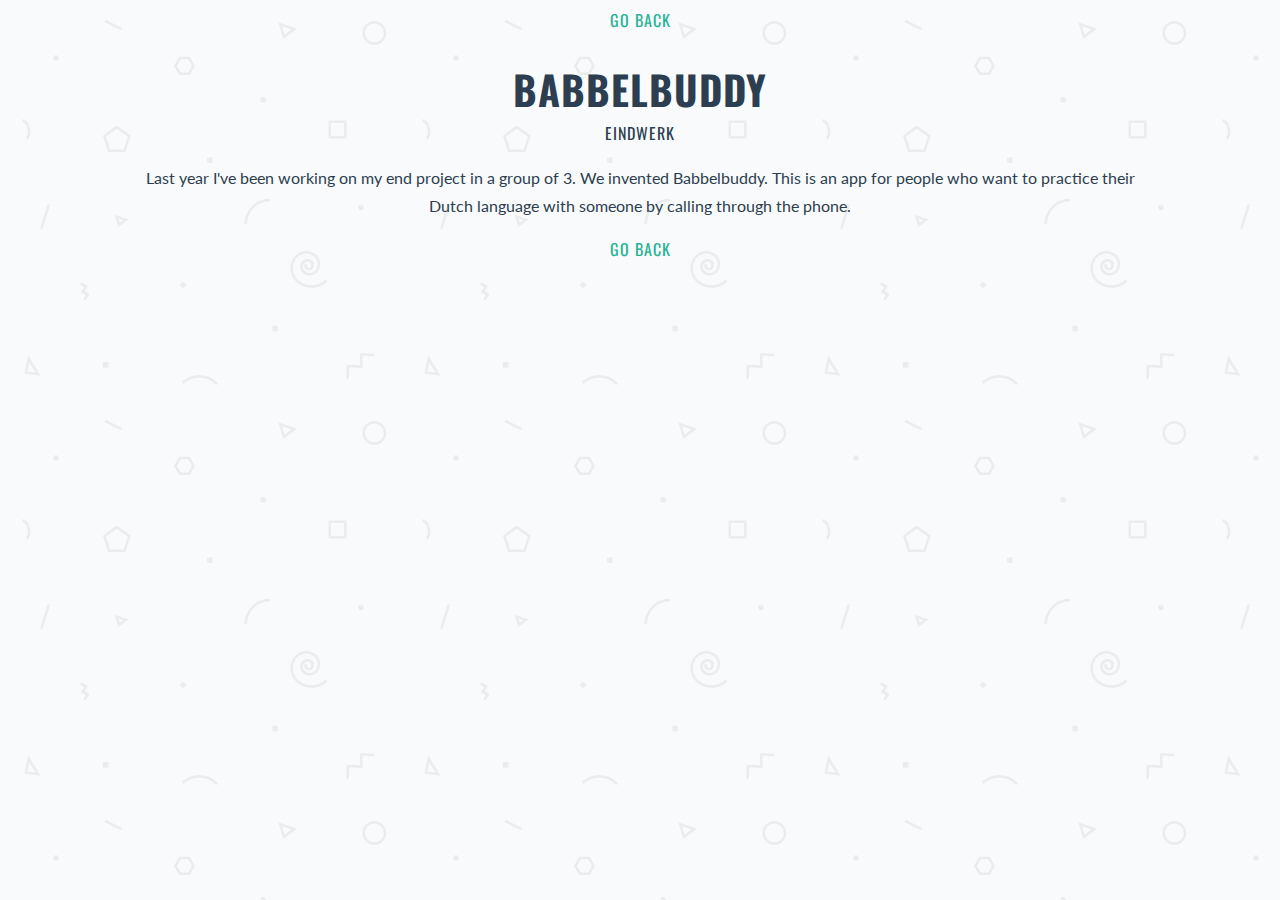
<file: work/babbelbuddy.html>
<!DOCTYPE html>
<html lang="en">

<head>
    <!-- Global site tag (gtag.js) - Google Analytics -->
    <script async src="https://www.googletagmanager.com/gtag/js?id=UA-149880493-1"></script>
    <script>
        window.dataLayer = window.dataLayer || [];
        function gtag(){dataLayer.push(arguments);}
        gtag('js', new Date());

        gtag('config', 'UA-149880493-1');
    </script>

    <!-- Hotjar Tracking Code for www.lorientheunissen.be -->
    <script>
        (function(h,o,t,j,a,r){
            h.hj=h.hj||function(){(h.hj.q=h.hj.q||[]).push(arguments)};
            h._hjSettings={hjid:1906462,hjsv:6};
            a=o.getElementsByTagName('head')[0];
            r=o.createElement('script');r.async=1;
            r.src=t+h._hjSettings.hjid+j+h._hjSettings.hjsv;
            a.appendChild(r);
        })(window,document,'https://static.hotjar.com/c/hotjar-','.js?sv=');
    </script>

    <meta charset="UTF-8">
    <meta name="viewport" content="width=device-width, user-scalable=no, initial-scale=1.0, maximum-scale=1.0, minimum-scale=1.0">

    <meta name="description" content="My name is Lorien and I’m a final year student at Thomas More University-College studying Interactive Multimedia Design (IMD).
    I like to call myself a front-end webdesigner because I'm passionate about front-end development and webdesign. I'm looking forward to work at a company that suits me best.">
    <meta name="keywords" content="Lorien Theunissen, Lorien, lorientheunissen,
    student, graduating, graduating student, final year student, IMD, Interactive Multimedia Design,
    design, webdesign, webdesigner, development, developer, webdeveloper, portfolio, portfoliowebsite, portfolio website,
    UX, user experience, user experience design, user experience designer, UX design, UX designer,
    front-end, front-end development, front-end developer, front-end webdesigner">

    <meta property="og:url" content="https://www.lorientheunissen.be/">
    <meta property="og:type" content="article">
    <meta property="og:title" content="Lorien Theunissen - Front-end Webdesigner">
    <meta property="og:description" content="Hi there! Welcome to my brand new portfolio website!">
    <meta property="og:image" content="https://www.lorientheunissen.be/images/work/opdr3_logo.png">

    <meta name="twitter:title" content="Lorien Theunissen - Front-end Webdesigner">
    <meta name="twitter:card" content="summary_large_image">
    <meta name="twitter:domain" content="https://www.lorientheunissen.be/">
    <meta name="twitter:image" content="https://www.lorientheunissen.be/images/work/opdr3_logo.png">
    <meta name="twitter:description" content="Hi there! Welcome to my brand new portfolio website!" >
    <meta name="twitter:url" content="https://www.lorientheunissen.be/">

    <title>Lorien Theunissen</title>
    <link rel="stylesheet" href="./../css/fontawesome.min.css">
    <link href="https://fonts.googleapis.com/css?family=Lato|Oswald" rel="stylesheet">
    <link rel="stylesheet" href="./../css/style.css">

    <link rel="apple-touch-icon" sizes="57x57" href="./../images/favicon/apple-icon-57x57.png">
    <link rel="apple-touch-icon" sizes="60x60" href="./../images/favicon/apple-icon-60x60.png">
    <link rel="apple-touch-icon" sizes="72x72" href="./../images/favicon/apple-icon-72x72.png">
    <link rel="apple-touch-icon" sizes="76x76" href="./../images/favicon/apple-icon-76x76.png">
    <link rel="apple-touch-icon" sizes="114x114" href="./../images/favicon/apple-icon-114x114.png">
    <link rel="apple-touch-icon" sizes="120x120" href="./../images/favicon/apple-icon-120x120.png">
    <link rel="apple-touch-icon" sizes="144x144" href="./../images/favicon/apple-icon-144x144.png">
    <link rel="apple-touch-icon" sizes="152x152" href="./../images/favicon/apple-icon-152x152.png">
    <link rel="apple-touch-icon" sizes="180x180" href="./../images/favicon/apple-icon-180x180.png">
    <link rel="icon" type="image/png" sizes="192x192"  href="./../images/favicon/android-icon-192x192.png">
    <link rel="icon" type="image/png" sizes="32x32" href="./../images/favicon/favicon-32x32.png">
    <link rel="icon" type="image/png" sizes="96x96" href="./../images/favicon/favicon-96x96.png">
    <link rel="icon" type="image/png" sizes="16x16" href="./../images/favicon/favicon-16x16.png">
    <link rel="manifest" href="/manifest.json">

    <meta name="msapplication-TileColor" content="#ffffff">
    <meta name="msapplication-TileImage" content="./../images/favicon/ms-icon-144x144.png">
    <meta name="theme-color" content="#ffffff">
</head>

<body>
<div class="container">
    <!-- <a href="#"><img class="logo" src="./../images/logo.png" alt="logo"></a> -->
    <a href="./../work.html">Go back</a>
    <h1 class="title">Babbelbuddy</h1>
    <p class="subtitle">Eindwerk</p>
    <div class="project" id="project">
        <p>Last year I've been working on my end project in a group of 3. We invented Babbelbuddy. This is an app for people who want to practice their Dutch language with someone
        by calling through the phone. </p>
    </div>
    <a href="./../work.html">Go back</a>
</div>
</body>

</html>
</file>
<file: css/style.css>
body {
    background-image: url(../images/pattern.png);
    text-align: center;
    font-family: Lato;
    color: #2c3e50;
}

h1,
h2,
h3,
h4,
.title,
.subtitle {
    text-transform: uppercase;
    font-family: 'Oswald';
    letter-spacing: 1px;
}

h1 {
    font-size: 2.5em;
}

.title {
    margin-bottom: 0;
    padding-bottom: 0;
}

.subtitle {
    margin-top: 0;
    padding-top: 0;
    margin-bottom: 0;
}

h3 {
    margin-top: 5%;
}

p {
    line-height: 1.8em;
}

a {
    color: #28b297;
}

a,
.link__about,
.link__skill,
.link__contact{
    text-decoration: none;
    text-transform: uppercase;
    font-family: 'Oswald';
    letter-spacing: 1px;
}

a:hover {
    color: #f1c416;
}

a#adobe:hover {
    color: #fa0f00;
}

a#figma:hover {
    color: #000000;
}

a#illustrator:hover {
    color: #ff9b00;
}

a#invision:hover {
    color: #ff3366;
}

a#sketch:hover {
    color: #fa6400;
}

a#html:hover {
    color: #e54d26;
}

a#css:hover {
    color: #0a75b8;
}

a#js:hover {
    color: #dab92c;
}

a#java:hover {
    color: #ff0000;
}

a#php:hover {
    color: #8892bf;
}

a#drupal:hover {
    color: #0579be;
}

a#wordpress:hover {
    color: #135e96;
}

a.link__text {
    font-family: Lato;
    font-weight: bold;
    text-transform: none;
    letter-spacing: 0px;
}

span {
    font-size: 10px;
}

strong {
    color: #28b297;
}

ul {
    list-style-type: none;
    padding-left: 0;
    display: flex;
    justify-content: center;
}

ul li {
    margin: 0 2%;
}

nav ul {
    margin: 2%;
}

#active {
    color: black;
}

img.logo {
    height: 150px;
    margin: 3% 0 0 0;
}

img.foto {
    height: 200px;
}

img.icon {
    height: 75px;
}

i.fa, i.fab, i.far, i.fas {
    height: 20px;
}

.about,
.work,
.contact {
    margin: 3% 3%;
}

.about article {
    margin-top: 2%;
}

.skills__list {
    display: grid;
    grid-gap: 2%;
    margin: 5% 0;
}

.skills__list a {
    color: #2c3e50;
    cursor: default;
}

.work {
    display: grid;
    grid-template-columns: repeat(1, 100%);
}

.work p {
    margin-top: 2%;
}

.work__link {
    text-transform: lowercase;
}

.work .work__image {
    background-size: cover;
    border: 1px solid #D5D5D5;
    background-position: center center;
}

.contact__links ul {
    display: grid;
    grid-template-columns: repeat(2, auto);
    grid-gap: 2%
}

.contact__links {
    margin-top: 5%;
}

.contact__links a:hover i {
    color: #f1c416;
}

@media (min-width: 320px) {
    #about,
    #contact {
        margin: 5% 3%;
    }

    .work {
        grid-gap: 2%;
    }
}

@media (max-width: 480px) {
    .skills__mobile {
        grid-template-columns: repeat(2, auto);
    }
}

@media (min-width: 480px) {
    .skills__mobile {
        grid-template-columns: repeat(3, auto);
    }

    .contact__links ul {
        display: grid;
        grid-template-columns: repeat(3, 100px);
    }
}

@media (max-width: 678px) {
    img.foto {
        margin-bottom: 5%;
        text-align: center;
    }

    .about__icon p {
        text-align: center;
    }

    .skills__design, .skills__code, .skills__cms {
        display: none;
    }

    .work .work__image {
        height: 200px;
    }
}

@media (min-width: 678px) {
    .icon__desktop {
        display: inline;
    }

    .about__icon p {
      text-align: left;
    }

    .about__icon {
        display: grid;
        align-items: center;
    }

    .about__icon__left {
        grid-template-columns: 20% 80%;
    }

    .skills__design, .skills__code {
        grid-template-columns: repeat(5, 100px);
    }

    .skills__cms {
        grid-template-columns: repeat(2, 100px);
    }

    .skills__mobile {
      display: none;
    }

    .work {
        grid-template-columns: repeat(2, 50%);
    }

    .work .work__image {
        height: 200px;
    }
}

@media (max-width: 800px) {
    .contact br {
        display: none;
    }
}

@media (min-width: 800px) {
    div.container {
        width: 80%;
        margin: 0 auto;
    }
    #about,
    #skills,
    #work,
    #contact {
        width: 80%;
        margin: 0 auto;
    }

    #about,
    #work {
        margin-bottom: 150px;
    }

    .contact__links ul {
        display: grid;
        grid-template-columns: repeat(5, 100px);
    }
}

@media (min-width: 1024px) {
    .work {
        grid-template-columns: repeat(3, 33.33%);
    }
}
</file>
<file: blog/style.css>
body {
    margin: 2%;
    font-family: 'Lato';
}

.container {
    width: 550px;
    margin: 0 auto;
}

header {
    text-align: center
}

p {
    line-height: 1.6;
}

img#logo {
    height: 50px;
    padding: 1%
}

img#foto {
    height: 150px;
}

footer {
    margin-top: 200px
}
</file>
<file: ghosthugs/css/style.css>
@import url('https://fonts.googleapis.com/css?family=Hind+Siliguri|Reenie+Beanie|Staatliches&display=swap');
html,
body {
    height: 100%;
}

body {
    text-align: center;
    margin: 5%;
}

h1 {
    font-family: 'Reenie Beanie';
    color: #ECB939;
    font-size: 5em;
    margin-bottom: 0;
    padding-bottom: 0;
}

h2 {
    font-family: 'Staatliches';
    font-size: 2em;
}

h3 {
    font-family: 'Staatliches';
    margin-top: 0;
    padding-top: 0;
    letter-spacing: 1.5px;
}

a {
    text-decoration: none;
    color: #8e2513;
}

p {
    font-family: 'Hind Siliguri';
}

img#ghosthugs {
    width: 90%;
}

img#ember {
    width: 150px;
}

.header {
    height: 100%;
}

.portfolio {
    display: grid;
    grid-template-columns: repeat(1, auto);
    grid-gap: 10px;
}

.portfolio .project {
    height: 250px;
    background-position: center;
    background-size: cover;
}

@media (min-width: 320px) {}

@media (min-width: 800px) {
    header {
        padding-top: 5%;
    }
    .left,
    .right {
        margin-top: 12.5%;
    }
    .header {
        display: grid;
        grid-template-columns: repeat(2, auto);
    }
    .header h1 {
        font-size: 8em;
    }
    .header h3 {
        font-size: 1.5em;
    }
    .portfolio {
        width: 80%;
        margin: 5% auto;
        grid-template-columns: repeat(2, auto);
    }
    .footer {
        width: 50%;
        margin: 5% auto;
    }
}

@media (min-width: 1024px) {
    .portfolio {
        grid-template-columns: repeat(3, auto);
    }
}
</file>
<file: skills/css/layout.css>
html {
    overflow-y: scroll;
}

body {
    font-family: 'Lato';
    background: #efefef url('../img/pattern.png') repeat 0 0;
    margin: 15px 0 0 0;
}

.container {
    width: 1200px;
    margin: 0 auto;
    position: relative;
    -webkit-transition: all 1s ease;
    -moz-transition: all 1s ease;
    -o-transition: all 1s ease;
    transition: all 1s ease;
}

header {
    text-align: center;
    font-family: 'Oswald';
    text-transform: uppercase;
    margin-top: 0;
}

a.back {
    text-decoration: none;
    letter-spacing: 1px;
    color: #28b297;
}

h1 {
    margin-top: 2%;
}

p.download {
    text-align: center;
}

p.download a {
    text-decoration: none;
    color: #28b297;
}

#filters {
    margin: 1%;
    padding: 0;
    list-style: none;
    color: #000000;
    text-align: center;
    display: grid;
    grid-template-columns: 25% 25% 25% 25%;
}

#filters li:first-child {
    grid-row: 1 / span 1;
    grid-column: 1 / span 4;
    align-self: center;
}

#filters li:nth-child(2) {
    grid-row: 2 / span 1;
    grid-column: 1 / span 1;
    align-self: center;
}

#filters li:nth-child(3) {
    grid-row: 2 / span 1;
    grid-column: 2 / span 1;
    align-self: center;
}

#filters li:nth-child(4) {
    grid-row: 2 / span 1;
    grid-column: 3 / span 1;
    align-self: center;
}

#filters li:nth-child(5) {
    grid-row: 2 / span 1;
    grid-column: 4 / span 1;
    align-self: center;
}

#filters li:nth-child(6) {
    grid-row: 3 / span 1;
    grid-column: 1 / span 1;
    align-self: center;
}

#filters li:nth-child(7) {
    grid-row: 3 / span 1;
    grid-column: 2 / span 1;
    align-self: center;
}

#filters li:nth-child(8) {
    grid-row: 3 / span 1;
    grid-column: 3 / span 1;
    align-self: center;
}

#filters li:nth-child(9) {
    grid-row: 3 / span 1;
    grid-column: 4 / span 1;
    align-self: center;
}

#filters li span {
    display: block;
    padding: 5px 20px;
    text-decoration: none;
    cursor: pointer;
}

#filters li span.active {
    background: #28b297;
    color: #fff;
}

#portfoliolist .portfolio {
    -webkit-box-sizing: border-box;
    -moz-box-sizing: border-box;
    -o-box-sizing: border-box;
    width: 23%;
    margin: 1%;
    display: none;
    float: left;
    overflow: hidden;
}

.portfolio-wrapper {
    overflow: hidden;
    position: relative !important;
    background: #28b297;
    cursor: pointer;
}

.portfolio img {
    max-width: 100%;
    position: relative;
    top: 0;
    -webkit-transition: all 600ms cubic-bezier(0.645, 0.045, 0.355, 1);
    transition: all 600ms cubic-bezier(0.645, 0.045, 0.355, 1);
}

.portfolio .label {
    position: absolute;
    width: 100%;
    height: 40px;
    bottom: -40px;
    -webkit-transition: all 300ms cubic-bezier(0.645, 0.045, 0.355, 1);
    transition: all 300ms cubic-bezier(0.645, 0.045, 0.355, 1);
}

.portfolio .label-bg {
    background: #28b297;
    width: 100%;
    height: 100%;
    position: absolute;
    top: 0;
    left: 0;
}

.portfolio .label-text {
    color: #fff;
    position: relative;
    z-index: 500;
    padding: 5px 8px;
}

.portfolio .text-category {
    display: block;
    font-size: 9px;
}

.portfolio:hover .label {
    bottom: 0;
}

.portfolio:hover img {
    top: -30px;
}


/* #Tablet (Portrait) */

@media only screen and (min-width: 768px) and (max-width: 959px) {
    .container {
        width: 768px;
    }
}


/*  #Mobile (Portrait) - Note: Design for a width of 320px */

@media only screen and (max-width: 767px) {
    .container {
        width: 95%;
    }
    #portfoliolist .portfolio {
        width: 48%;
        margin: 1%;
    }
    #ads {
        display: none;
    }
}


/* #Mobile (Landscape) - Note: Design for a width of 480px */

@media only screen and (min-width: 480px) and (max-width: 767px) {
    .container {
        width: 70%;
    }
    #ads {
        display: none;
    }
}


/* #Clearing */


/* Self Clearing Goodness */

.container:after {
    content: "\0020";
    display: block;
    height: 0;
    clear: both;
    visibility: hidden;
}

.clearfix:before,
.clearfix:after,
.row:before,
.row:after {
    content: '\0020';
    display: block;
    overflow: hidden;
    visibility: hidden;
    width: 0;
    height: 0;
}

.row:after,
.clearfix:after {
    clear: both;
}

.row,
.clearfix {
    zoom: 1;
}

.clear {
    clear: both;
    display: block;
    overflow: hidden;
    visibility: hidden;
    width: 0;
    height: 0;
}
</file>
